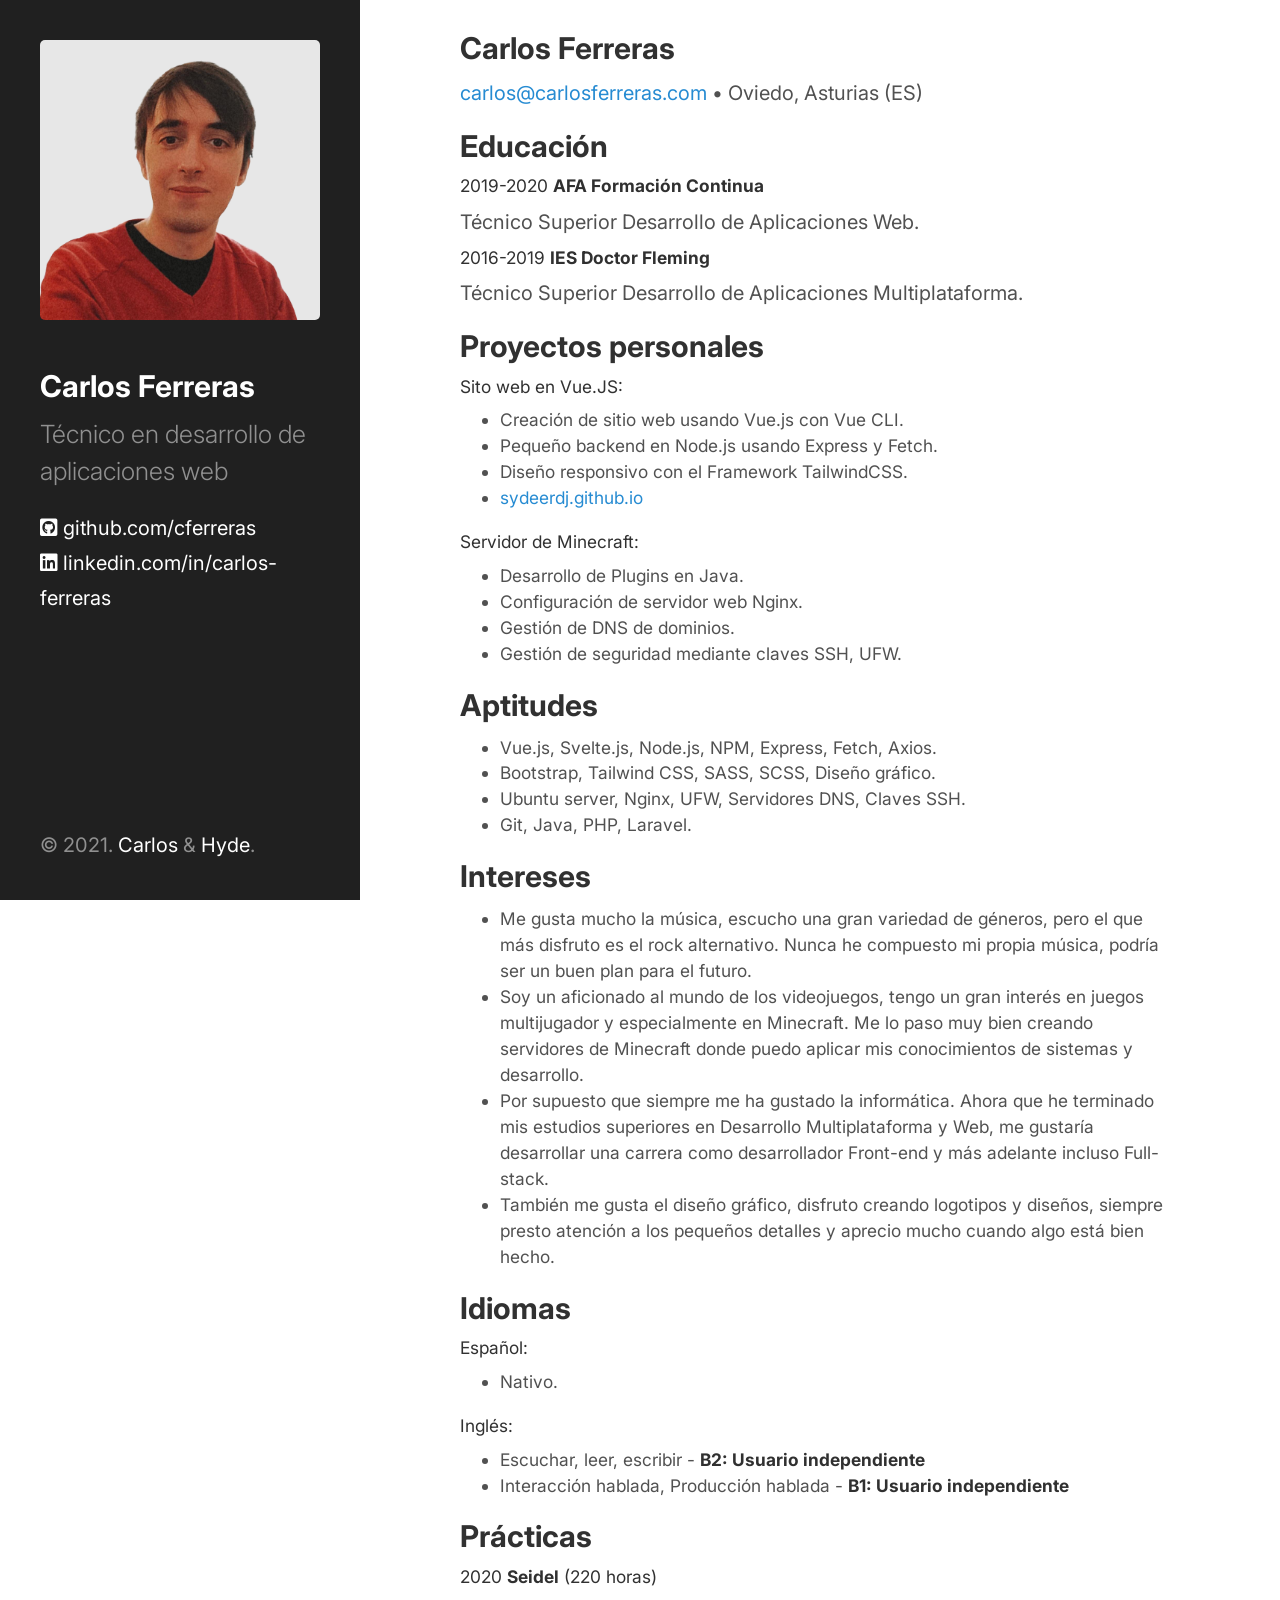
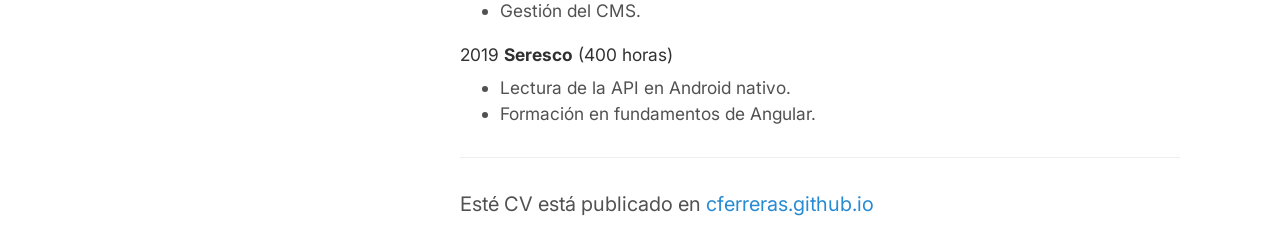
<file: index.html>
<!DOCTYPE html>
<html lang="es">

<head>
  <link href="http://gmpg.org/xfn/11" rel="profile" />
  <meta http-equiv="content-type" content="text/html; charset=utf-8" />
  <meta name="viewport" content="width=device-width, initial-scale=1.0, maximum-scale=1" />

  <title>Carlos Ferreras</title>
  <link rel="stylesheet" href="/css/poole.css" />
  <link rel="stylesheet" href="/css/syntax.css" />
  <link rel="stylesheet" href="/css/hyde.css" />
  <link rel="preconnect" href="https://fonts.gstatic.com" />
  <link rel="preconnect" href="https://fonts.gstatic.com">
  <link href="https://fonts.googleapis.com/css2?family=Inter:wght@400;700&family=Montserrat:wght@800&display=swap"
    rel="stylesheet">

  <link rel="stylesheet" href="https://cdnjs.cloudflare.com/ajax/libs/font-awesome/5.15.3/css/all.min.css"
    integrity="sha512-iBBXm8fW90+nuLcSKlbmrPcLa0OT92xO1BIsZ+ywDWZCvqsWgccV3gFoRBv0z+8dLJgyAHIhR35VZc2oM/gI1w=="
    crossorigin="anonymous" referrerpolicy="no-referrer" />

  <link rel="apple-touch-icon-precomposed" sizes="144x144" href="/apple-touch-icon-144-precomposed.png" />

  <link rel="alternate" type="application/rss+xml" title="RSS" href="/atom.xml" />
</head>

<body>
  <div class="sidebar">
    <div class="container sidebar-sticky">
      <div class="sidebar-about">
        <img src="/img/me.JPG" alt="Me" />
        <h2>
          <a href=""> Carlos Ferreras </a>
        </h2>
        <p class="lead">Técnico en desarrollo de aplicaciones web</p>
      </div>

      <nav class="sidebar-nav">
        <a class="sidebar-nav-item" href="https://github.com/cferreras" target="_blank"><i
            class="fab fa-github-square"></i> github.com/cferreras</small>
        </a>
        <a class="sidebar-nav-item" href="https://www.linkedin.com/in/carlos-ferreras/" target="_blank"><i
            class="fab fa-linkedin"></i> linkedin.com/in/carlos-ferreras</small></a>
      </nav>

      <div class="container sidebar-sticky footer">
        <p>
          &copy; 2021.
          <a href="https://github.com/cferreras/cferreras.github.io">Carlos</a>
          & <a href="https://github.com/poole/hyde">Hyde</a>.
        </p>
      </div>
    </div>
  </div>

  <div class="content container">
    <h2>Carlos Ferreras</h2>
    <a href="mailto:carlos@carlosferreras.com">carlos@carlosferreras.com</a>
    &bull; Oviedo, Asturias (ES)

    <h2>Educación</h2>
    <h4>2019-2020 <strong>AFA Formación Continua</strong></h4>
    Técnico Superior Desarrollo de Aplicaciones Web.
    <h4>2016-2019 <strong>IES Doctor Fleming</strong></h4>
    Técnico Superior Desarrollo de Aplicaciones Multiplataforma.

    <h2>Proyectos personales</h2>
    <h4>
      Sito web en Vue.JS:
    </h4>
    <ul>
      <li>Creación de sitio web usando Vue.js con Vue CLI.</li>
      <li>Pequeño backend en Node.js usando Express y Fetch.</li>
      <li>Diseño responsivo con el Framework TailwindCSS.</li>
      <li><a href="https://sydeerdj.github.io/" target="_blank">sydeerdj.github.io</a></li>
    </ul>
    <h4>Servidor de Minecraft:</h4>
    <ul>
      <li>Desarrollo de Plugins en Java.</li>
      <li>Configuración de servidor web Nginx.</li>
      <li>Gestión de DNS de dominios.</li>
      <li>Gestión de seguridad mediante claves SSH, UFW.</li>
    </ul>

    <h2>Aptitudes</h2>
    <ul>
      <li>Vue.js, Svelte.js, Node.js, NPM, Express, Fetch, Axios.</li>
      <li>Bootstrap, Tailwind CSS, SASS, SCSS, Diseño gráfico.</li>
      <li>Ubuntu server, Nginx, UFW, Servidores DNS, Claves SSH.</li>
      <li>Git, Java, PHP, Laravel.</li>
    </ul>
    <h2>Intereses</h2>
    <ul>
      <li>
        Me gusta mucho la música, escucho una gran variedad de géneros, pero
        el que más disfruto es el rock alternativo. Nunca he compuesto mi
        propia música, podría ser un buen plan para el futuro.
      </li>
      <li>
        Soy un aficionado al mundo de los videojuegos, tengo un gran interés
        en juegos multijugador y especialmente en Minecraft. Me lo paso muy
        bien creando servidores de Minecraft donde puedo aplicar mis
        conocimientos de sistemas y desarrollo.
      </li>
      <li>
        Por supuesto que siempre me ha gustado la informática. Ahora que he
        terminado mis estudios superiores en Desarrollo Multiplataforma y Web,
        me gustaría desarrollar una carrera como desarrollador Front-end y más
        adelante incluso Full-stack.
      </li>
      <li>
        También me gusta el diseño gráfico, disfruto creando logotipos y
        diseños, siempre presto atención a los pequeños detalles y aprecio
        mucho cuando algo está bien hecho.
      </li>
    </ul>

    <h2>Idiomas</h2>

    <h4>
      Español:
    </h4>
    <ul>
      <li>Nativo.</li>
    </ul>
    </li>
    <h4>
      Inglés:
    </h4>
    <ul>
      <li>
        Escuchar, leer, escribir -
        <strong>B2: Usuario independiente</strong>
      </li>
      <li>
        Interacción hablada, Producción hablada -
        <strong>B1: Usuario independiente</strong>
      </li>
    </ul>



    <h2>Prácticas</h2>
    <h4>2020 <strong>Seidel</strong> (220 horas)</h4>
    <ul>
      <li>Gestión del CMS.</li>
    </ul>
    <h4>2019 <strong>Seresco</strong> (400 horas)</h4>
    <ul>
      <li>Lectura de la API en Android nativo.</li>
      <li>Formación en fundamentos de Angular.</li>
    </ul>
    <hr>
    <p>Esté CV está publicado en <a href="https://cferreras.github.io/">cferreras.github.io</a></p>
  </div>
</body>

</html>
</file>
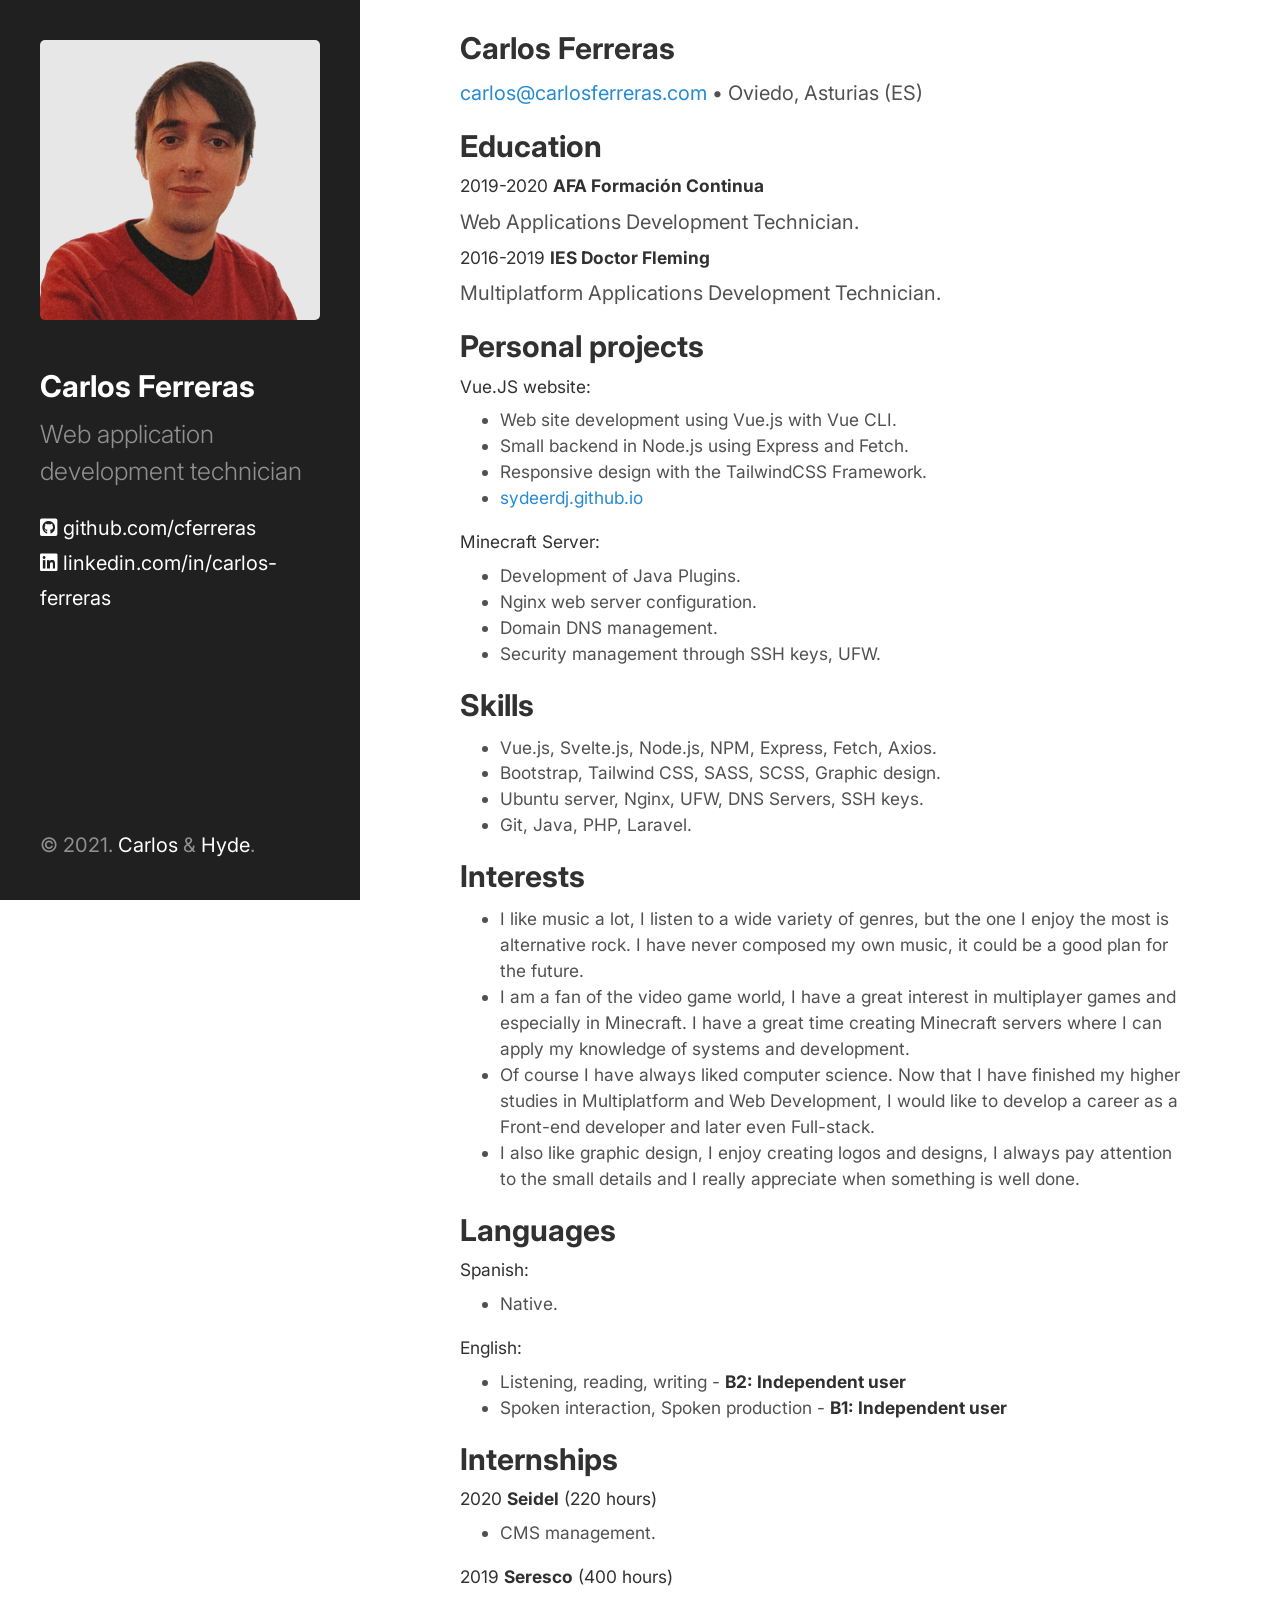
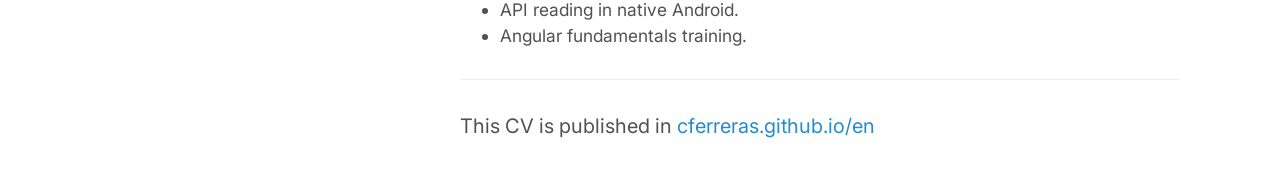
<file: en.html>
<!DOCTYPE html>
<html lang="en">

<head>
  <link href="http://gmpg.org/xfn/11" rel="profile" />
  <meta http-equiv="content-type" content="text/html; charset=utf-8" />
  <meta name="viewport" content="width=device-width, initial-scale=1.0, maximum-scale=1" />

  <title>Carlos Ferreras</title>
  <link rel="stylesheet" href="/css/poole.css" />
  <link rel="stylesheet" href="/css/syntax.css" />
  <link rel="stylesheet" href="/css/hyde.css" />
  <link rel="preconnect" href="https://fonts.gstatic.com" />
  <link href="https://fonts.googleapis.com/css2?family=Inter:wght@400;700&family=Montserrat:wght@800&display=swap"
    rel="stylesheet">

  <link rel="stylesheet" href="https://cdnjs.cloudflare.com/ajax/libs/font-awesome/5.15.3/css/all.min.css"
    integrity="sha512-iBBXm8fW90+nuLcSKlbmrPcLa0OT92xO1BIsZ+ywDWZCvqsWgccV3gFoRBv0z+8dLJgyAHIhR35VZc2oM/gI1w=="
    crossorigin="anonymous" referrerpolicy="no-referrer" />

  <link rel="apple-touch-icon-precomposed" sizes="144x144" href="/apple-touch-icon-144-precomposed.png" />

  <link rel="alternate" type="application/rss+xml" title="RSS" href="/atom.xml" />
</head>

<body>
  <div class="sidebar">
    <div class="container sidebar-sticky">
      <div class="sidebar-about">
        <img src="/img/me.JPG" alt="Me" />
        <h2>
          <a href=""> Carlos Ferreras </a>
        </h2>
        <p class="lead">Web application development technician</p>
      </div>

      <nav class="sidebar-nav">
        <a class="sidebar-nav-item" href="https://github.com/cferreras" target="_blank"><i
            class="fab fa-github-square"></i> github.com/cferreras</small>
        </a>
        <a class="sidebar-nav-item" href="https://www.linkedin.com/in/carlos-ferreras/" target="_blank"><i
            class="fab fa-linkedin"></i> linkedin.com/in/carlos-ferreras</small></a>
      </nav>

      <div class="container sidebar-sticky footer">
        <p>
          &copy; 2021.
          <a href="https://github.com/cferreras/cferreras.github.io">Carlos</a>
          & <a href="https://github.com/poole/hyde">Hyde</a>.
        </p>
      </div>
    </div>
  </div>

  <div class="content container">
    <h2>Carlos Ferreras</h2>
    <a href="mailto:carlos@carlosferreras.com">carlos@carlosferreras.com</a>
    &bull; Oviedo, Asturias (ES)

    <h2>Education</h2>
    <h4>2019-2020 <strong>AFA Formación Continua</strong></h4>
    Web Applications Development Technician.
    <h4>2016-2019 <strong>IES Doctor Fleming</strong></h4>
    Multiplatform Applications Development Technician.

    <h2>Personal projects</h2>
    <h4>
      Vue.JS website:
    </h4>
    <ul>
      <li>Web site development using Vue.js with Vue CLI.</li>
      <li>Small backend in Node.js using Express and Fetch.</li>
      <li>Responsive design with the TailwindCSS Framework.</li>
      <li><a href="https://sydeerdj.github.io/" target="_blank">sydeerdj.github.io</a></li>
    </ul>
    <h4>Minecraft Server:</h4>
    <ul>
      <li>Development of Java Plugins.</li>
      <li>Nginx web server configuration.</li>
      <li>Domain DNS management.</li>
      <li>Security management through SSH keys, UFW.</li>
    </ul>

    <h2>Skills</h2>
    <ul>
      <li>Vue.js, Svelte.js, Node.js, NPM, Express, Fetch, Axios.</li>
      <li>Bootstrap, Tailwind CSS, SASS, SCSS, Graphic design.</li>
      <li>Ubuntu server, Nginx, UFW, DNS Servers, SSH keys.</li>
      <li>Git, Java, PHP, Laravel.</li>
    </ul>

    <h2>Interests</h2>
    <ul>
      <li>
        I like music a lot, I listen to a wide variety of genres, but the one
        I enjoy the most is alternative rock. I have never composed my own
        music, it could be a good plan for the future.
      </li>
      <li>
        I am a fan of the video game world, I have a great interest in
        multiplayer games and especially in Minecraft. I have a great time
        creating Minecraft servers where I can apply my knowledge of systems
        and development.
      </li>
      <li>
        Of course I have always liked computer science. Now that I have
        finished my higher studies in Multiplatform and Web Development, I
        would like to develop a career as a Front-end developer and later even
        Full-stack.
      </li>
      <li>
        I also like graphic design, I enjoy creating logos and designs, I
        always pay attention to the small details and I really appreciate when
        something is well done.
      </li>
    </ul>

    <h2>Languages</h2>
    <h4>Spanish:</h4>
    <ul>
      <li>Native.</li>
    </ul>


      <h4>English:</h4>
      <ul>
        <li>
          Listening, reading, writing -
          <strong>B2: Independent user</strong>
        </li>
        <li>
          Spoken interaction, Spoken production -
          <strong>B1: Independent user</strong>
        </li>
      </ul>

      <h2>Internships</h2>
      <h4>2020 <strong>Seidel</strong> (220 hours)</h4>
      <ul>
        <li>CMS management.</li>
      </ul>
      <h4>2019 <strong>Seresco</strong> (400 hours)</h4>
      <ul>
        <li>API reading in native Android.</li>
        <li>Angular fundamentals training.</li>
      </ul>
      <hr>
      <p>This CV is published in <a href="https://cferreras.github.io/en">cferreras.github.io/en</a></p>
  </div>
</body>

</html>
</file>
<file: css/poole.css>
/*
 *                        ___
 *                       /\_ \
 *  _____     ___     ___\//\ \      __
 * /\ '__`\  / __`\  / __`\\ \ \   /'__`\
 * \ \ \_\ \/\ \_\ \/\ \_\ \\_\ \_/\  __/
 *  \ \ ,__/\ \____/\ \____//\____\ \____\
 *   \ \ \/  \/___/  \/___/ \/____/\/____/
 *    \ \_\
 *     \/_/
 *
 * Designed, built, and released under MIT license by @mdo. Learn more at
 * https://github.com/poole/poole.
 */


/*
 * Contents
 *
 * Body resets
 * Custom type
 * Messages
 * Container
 * Masthead
 * Posts and pages
 * Pagination
 * Reverse layout
 * Themes
 */


/*
 * Body resets
 *
 * Update the foundational and global aspects of the page.
 */

* {
  -webkit-box-sizing: border-box;
     -moz-box-sizing: border-box;
          box-sizing: border-box;
}

html,
body {
  margin: 0;
  padding: 0;
}

html {
  font-family: "Helvetica Neue", Helvetica, Arial, sans-serif;
  font-size: 16px;
  line-height: 1.5;
}
@media (min-width: 38em) {
  html {
    font-size: 20px;
  }
}

body {
  color: #515151;
  background-color: #fff;
  -webkit-text-size-adjust: 100%;
      -ms-text-size-adjust: 100%;
}

/* No `:visited` state is required by default (browsers will use `a`) */
a {
  color: #268bd2;
  text-decoration: none;
}
a strong {
  color: inherit;
}
/* `:focus` is linked to `:hover` for basic accessibility */
a:hover,
a:focus {
  text-decoration: underline;
}

/* Headings */
h1, h2, h3, h4, h5, h6 {
  margin-bottom: .5rem;
  font-weight: normal;
  line-height: 1.25;
  color: #313131;
  text-rendering: optimizeLegibility;
}
h1 {
  font-size: 2rem;
  font-weight: 800;
}
h2 {
  margin-top: 1rem;
  font-size: 1.5rem;
  font-weight: 700;
}
h3 {
  margin-top: 1rem;
  font-size: 1.166rem;
  font-weight: normal;
}
h4, h5, h6 {
  margin-top: .5rem;
  font-size: 0.8667rem;
  font-weight: normal;
}

/* Body text */
p {
  margin-top: 0;
  margin-bottom: 1rem;
}

strong {
  color: #303030;
}


/* Lists */
ul, ol, dl {
  margin-top: 0;
  margin-bottom: 1rem;
}

dt {
  font-weight: bold;
}
dd {
  margin-bottom: .5rem;
}

/* Misc */
hr {
  position: relative;
  margin: 1.5rem 0;
  border: 0;
  border-top: 1px solid #eee;
  border-bottom: 1px solid #fff;
}

abbr {
  font-size: 85%;
  font-weight: bold;
  color: #555;
  text-transform: uppercase;
}
abbr[title] {
  cursor: help;
  border-bottom: 1px dotted #e5e5e5;
}

/* Code */
code,
pre {
  font-family: Menlo, Monaco, "Courier New", monospace;
}
code {
  padding: .25em .5em;
  font-size: 85%;
  color: #bf616a;
  background-color: #f9f9f9;
  border-radius: 3px;
}
pre {
  display: block;
  margin-top: 0;
  margin-bottom: 1rem;
  padding: 1rem;
  font-size: .8rem;
  line-height: 1.4;
  white-space: pre;
  white-space: pre-wrap;
  word-break: break-all;
  word-wrap: break-word;
  background-color: #f9f9f9;
}
pre code {
  padding: 0;
  font-size: 100%;
  color: inherit;
  background-color: transparent;
}

/* Pygments via Jekyll */
.highlight {
  margin-bottom: 1rem;
  border-radius: 4px;
}
.highlight pre {
  margin-bottom: 0;
}

/* Gist via GitHub Pages */
.gist .gist-file {
  font-family: Menlo, Monaco, "Courier New", monospace !important;
}
.gist .markdown-body {
  padding: 15px;
}
.gist pre {
  padding: 0;
  background-color: transparent;
}
.gist .gist-file .gist-data {
  font-size: .8rem !important;
  line-height: 1.4;
}
.gist code {
  padding: 0;
  color: inherit;
  background-color: transparent;
  border-radius: 0;
}

/* Quotes */
blockquote {
  padding: .5rem 1rem;
  margin: .8rem 0;
  color: #7a7a7a;
  border-left: .25rem solid #e5e5e5;
}
blockquote p:last-child {
  margin-bottom: 0;
}
@media (min-width: 30em) {
  blockquote {
    padding-right: 5rem;
    padding-left: 1.25rem;
  }
}

img {
  display: block;
  max-width: 100%;
  margin: 0 0 1rem;
  border-radius: 5px;
}

/* Tables */
table {
  margin-bottom: 1rem;
  width: 100%;
  border: 1px solid #e5e5e5;
  border-collapse: collapse;
}
td,
th {
  padding: .25rem .5rem;
  border: 1px solid #e5e5e5;
}
tbody tr:nth-child(odd) td,
tbody tr:nth-child(odd) th {
  background-color: #f9f9f9;
}


/*
 * Custom type
 *
 * Extend paragraphs with `.lead` for larger introductory text.
 */

.lead {
  font-size: 1.25rem;
  font-weight: 300;
}


/*
 * Messages
 *
 * Show alert messages to users. You may add it to single elements like a `<p>`,
 * or to a parent if there are multiple elements to show.
 */

.message {
  margin-bottom: 1rem;
  padding: 1rem;
  color: #717171;
  background-color: #f9f9f9;
}


/*
 * Container
 *
 * Center the page content.
 */

.container {
  max-width: 38rem;
  padding-left:  1rem;
  padding-right: 1rem;
  margin-left:  auto;
  margin-right: auto;
}


/*
 * Masthead
 *
 * Super small header above the content for site name and short description.
 */

.masthead {
  padding-top:    1rem;
  padding-bottom: 1rem;
  margin-bottom: 3rem;
}
.masthead-title {
  margin-top: 0;
  margin-bottom: 0;
  color: #505050;
}
.masthead-title a {
  color: #505050;
}
.masthead-title small {
  font-size: 75%;
  font-weight: 400;
  color: #c0c0c0;
  letter-spacing: 0;
}


/*
 * Posts and pages
 *
 * Each post is wrapped in `.post` and is used on default and post layouts. Each
 * page is wrapped in `.page` and is only used on the page layout.
 */

.page,
.post {
  margin-bottom: 4em;
}

/* Blog post or page title */
.page-title,
.post-title,
.post-title a {
  color: #303030;
}
.page-title,
.post-title {
  margin-top: 0;
}

/* Meta data line below post title */
.post-date {
  display: block;
  margin-top: -.5rem;
  margin-bottom: 1rem;
  color: #9a9a9a;
}

/* Related posts */
.related {
  padding-top: 2rem;
  padding-bottom: 2rem;
  border-top: 1px solid #eee;
}
.related-posts {
  padding-left: 0;
  list-style: none;
}
.related-posts h3 {
  margin-top: 0;
}
.related-posts li small {
  font-size: 75%;
  color: #999;
}
.related-posts li a:hover {
  color: #268bd2;
  text-decoration: none;
}
.related-posts li a:hover small {
  color: inherit;
}

li {
  font-size: 0.8667rem;
}


/*
 * Pagination
 *
 * Super lightweight (HTML-wise) blog pagination. `span`s are provide for when
 * there are no more previous or next posts to show.
 */

.pagination {
  overflow: hidden; /* clearfix */
  margin-left: -1rem;
  margin-right: -1rem;
  font-family: "PT Sans", Helvetica, Arial, sans-serif;
  color: #ccc;
  text-align: center;
}

/* Pagination items can be `span`s or `a`s */
.pagination-item {
  display: block;
  padding: 1rem;
  border: 1px solid #eee;
}
.pagination-item:first-child {
  margin-bottom: -1px;
}

/* Only provide a hover state for linked pagination items */
a.pagination-item:hover {
  background-color: #f5f5f5;
}

@media (min-width: 30em) {
  .pagination {
    margin: 3rem 0;
  }
  .pagination-item {
    float: left;
    width: 50%;
  }
  .pagination-item:first-child {
    margin-bottom: 0;
    border-top-left-radius:    4px;
    border-bottom-left-radius: 4px;
  }
  .pagination-item:last-child {
    margin-left: -1px;
    border-top-right-radius:    4px;
    border-bottom-right-radius: 4px;
  }
}
</file>
<file: css/syntax.css>
.highlight .hll { background-color: #ffc; }
.highlight .c { color: #999; } /* Comment */
.highlight .err { color: #a00; background-color: #faa } /* Error */
.highlight .k { color: #069; } /* Keyword */
.highlight .o { color: #555 } /* Operator */
.highlight .cm { color: #09f; font-style: italic } /* Comment.Multiline */
.highlight .cp { color: #099 } /* Comment.Preproc */
.highlight .c1 { color: #999; } /* Comment.Single */
.highlight .cs { color: #999; } /* Comment.Special */
.highlight .gd { background-color: #fcc; border: 1px solid #c00 } /* Generic.Deleted */
.highlight .ge { font-style: italic } /* Generic.Emph */
.highlight .gr { color: #f00 } /* Generic.Error */
.highlight .gh { color: #030; } /* Generic.Heading */
.highlight .gi { background-color: #cfc; border: 1px solid #0c0 } /* Generic.Inserted */
.highlight .go { color: #aaa } /* Generic.Output */
.highlight .gp { color: #009; } /* Generic.Prompt */
.highlight .gs { } /* Generic.Strong */
.highlight .gu { color: #030; } /* Generic.Subheading */
.highlight .gt { color: #9c6 } /* Generic.Traceback */
.highlight .kc { color: #069; } /* Keyword.Constant */
.highlight .kd { color: #069; } /* Keyword.Declaration */
.highlight .kn { color: #069; } /* Keyword.Namespace */
.highlight .kp { color: #069 } /* Keyword.Pseudo */
.highlight .kr { color: #069; } /* Keyword.Reserved */
.highlight .kt { color: #078; } /* Keyword.Type */
.highlight .m { color: #f60 } /* Literal.Number */
.highlight .s { color: #d44950 } /* Literal.String */
.highlight .na { color: #4f9fcf } /* Name.Attribute */
.highlight .nb { color: #366 } /* Name.Builtin */
.highlight .nc { color: #0a8; } /* Name.Class */
.highlight .no { color: #360 } /* Name.Constant */
.highlight .nd { color: #99f } /* Name.Decorator */
.highlight .ni { color: #999; } /* Name.Entity */
.highlight .ne { color: #c00; } /* Name.Exception */
.highlight .nf { color: #c0f } /* Name.Function */
.highlight .nl { color: #99f } /* Name.Label */
.highlight .nn { color: #0cf; } /* Name.Namespace */
.highlight .nt { color: #2f6f9f; } /* Name.Tag */
.highlight .nv { color: #033 } /* Name.Variable */
.highlight .ow { color: #000; } /* Operator.Word */
.highlight .w { color: #bbb } /* Text.Whitespace */
.highlight .mf { color: #f60 } /* Literal.Number.Float */
.highlight .mh { color: #f60 } /* Literal.Number.Hex */
.highlight .mi { color: #f60 } /* Literal.Number.Integer */
.highlight .mo { color: #f60 } /* Literal.Number.Oct */
.highlight .sb { color: #c30 } /* Literal.String.Backtick */
.highlight .sc { color: #c30 } /* Literal.String.Char */
.highlight .sd { color: #c30; font-style: italic } /* Literal.String.Doc */
.highlight .s2 { color: #c30 } /* Literal.String.Double */
.highlight .se { color: #c30; } /* Literal.String.Escape */
.highlight .sh { color: #c30 } /* Literal.String.Heredoc */
.highlight .si { color: #a00 } /* Literal.String.Interpol */
.highlight .sx { color: #c30 } /* Literal.String.Other */
.highlight .sr { color: #3aa } /* Literal.String.Regex */
.highlight .s1 { color: #c30 } /* Literal.String.Single */
.highlight .ss { color: #fc3 } /* Literal.String.Symbol */
.highlight .bp { color: #366 } /* Name.Builtin.Pseudo */
.highlight .vc { color: #033 } /* Name.Variable.Class */
.highlight .vg { color: #033 } /* Name.Variable.Global */
.highlight .vi { color: #033 } /* Name.Variable.Instance */
.highlight .il { color: #f60 } /* Literal.Number.Integer.Long */

.css .o,
.css .o + .nt,
.css .nt + .nt { color: #999; }
</file>
<file: css/hyde.css>
/*
 *  __                  __
 * /\ \                /\ \
 * \ \ \___   __  __   \_\ \     __
 *  \ \  _ `\/\ \/\ \  /'_` \  /'__`\
 *   \ \ \ \ \ \ \_\ \/\ \_\ \/\  __/
 *    \ \_\ \_\/`____ \ \___,_\ \____\
 *     \/_/\/_/`/___/> \/__,_ /\/____/
 *                /\___/
 *                \/__/
 *
 * Designed, built, and released under MIT license by @mdo. Learn more at
 * https://github.com/poole/hyde.
 */


/*
 * Contents
 *
 * Global resets
 * Sidebar
 * Container
 * Reverse layout
 * Themes
 */


/*
 * Global resets
 *
 * Update the foundational and global aspects of the page.
 */

html {
  font-family: "Inter", Helvetica, Arial, sans-serif;
}
@media not print, (min-width: 48em) {
  html {
    font-size: 16px;
  }
}
@media print, (min-width: 58em) {
  html {
    font-size: 20px;
  }
}


/*
 * Sidebar
 *
 * Flexible banner for housing site name, intro, and "footer" content. Starts
 * out above content in mobile and later moves to the side with wider viewports.
 */



.sidebar {
  text-align: center;
  padding: 2rem 1rem;
  color: rgba(255,255,255,.5);
  background-color: #202020;
}

.sidebar-about img {
  display: initial;
}

@media print, (min-width: 48em) {
  .sidebar {
    position: fixed;
    top: 0;
    left: 0;
    bottom: 0;
    width: 18rem;
    text-align: left;
  }
  .footer {
    position: absolute;
   }
}

/* Sidebar links */
.sidebar a {
  color: #fff;
}

/* About section */
.sidebar-about h1 {
  color: #fff;
  margin-top: 0;
  font-family: 'Montserrat', sans-serif;
  font-size: 3.25rem;
  font-weight: bold;
}

/* Sidebar nav */
.sidebar-nav {
  margin-bottom: 1rem;
}
.sidebar-nav-item {
  display: block;
  line-height: 1.75;
}
a.sidebar-nav-item:hover,
a.sidebar-nav-item:focus {
  text-decoration: underline;
}
.sidebar-nav-item.active {
  font-weight: bold;
}

/* Sticky sidebar
 *
 * Add the `sidebar-sticky` class to the sidebar's container to affix it the
 * contents to the bottom of the sidebar in tablets and up.
 */

@media print, (min-width: 48em) {
  .sidebar-sticky {
    right:  1rem;
    bottom: 1rem;
    left:   1rem;
  }
}


/* Container
 *
 * Align the contents of the site above the proper threshold with some margin-fu
 * with a 25%-wide `.sidebar`.
 */



.content {
  padding-top:    .5rem;
  padding-bottom: .5rem;
}

@media print, (min-width: 48em) {
  .content {
    max-width: 38rem;
    margin-left: 20rem;
    margin-right: 2rem;
  }
}

@media print, (min-width: 64em) {
  .content {
    margin-left: 22rem;
    margin-right: 4rem;
  }
}


/*
 * Reverse layout
 *
 * Flip the orientation of the page by placing the `.sidebar` on the right.
 */

 @media print, (min-width: 48em) {
  .layout-reverse .sidebar {
    left: auto;
    right: 0;
  }
  .layout-reverse .content {
    margin-left: 2rem;
    margin-right: 20rem;
  }
} 

 @media print, (min-width: 64em) {
  .layout-reverse .content {
    margin-left: 4rem;
    margin-right: 22rem;
  }
} 



/*
 * Themes
 *
 * As of v1.1, Hyde includes optional themes to color the sidebar and links
 * within blog posts. To use, add the class of your choosing to the `body`.
 */

/* Base16 (http://chriskempson.github.io/base16/#default) */

/* Red */
.theme-base-08 .sidebar {
  background-color: #ac4142;
}
.theme-base-08 .content a,
.theme-base-08 .related-posts li a:hover {
  color: #ac4142;
}

/* Orange */
.theme-base-09 .sidebar {
  background-color: #d28445;
}
.theme-base-09 .content a,
.theme-base-09 .related-posts li a:hover {
  color: #d28445;
}

/* Yellow */
.theme-base-0a .sidebar {
  background-color: #f4bf75;
}
.theme-base-0a .content a,
.theme-base-0a .related-posts li a:hover {
  color: #f4bf75;
}

/* Green */
.theme-base-0b .sidebar {
  background-color: #90a959;
}
.theme-base-0b .content a,
.theme-base-0b .related-posts li a:hover {
  color: #90a959;
}

/* Cyan */
.theme-base-0c .sidebar {
  background-color: #75b5aa;
}
.theme-base-0c .content a,
.theme-base-0c .related-posts li a:hover {
  color: #75b5aa;
}

/* Blue */
.theme-base-0d .sidebar {
  background-color: #6a9fb5;
}
.theme-base-0d .content a,
.theme-base-0d .related-posts li a:hover {
  color: #6a9fb5;
}

/* Magenta */
.theme-base-0e .sidebar {
  background-color: #aa759f;
}
.theme-base-0e .content a,
.theme-base-0e .related-posts li a:hover {
  color: #aa759f;
}

/* Brown */
.theme-base-0f .sidebar {
  background-color: #8f5536;
}
.theme-base-0f .content a,
.theme-base-0f .related-posts li a:hover {
  color: #8f5536;
}

.printable {
  display: none;
  color: rgba(255,255,255,.5) ;
}




@media print {
  .printable {
     display: inline;
  }
}

@media print {
  .footer {
    display: none;
  }
}
</file>
